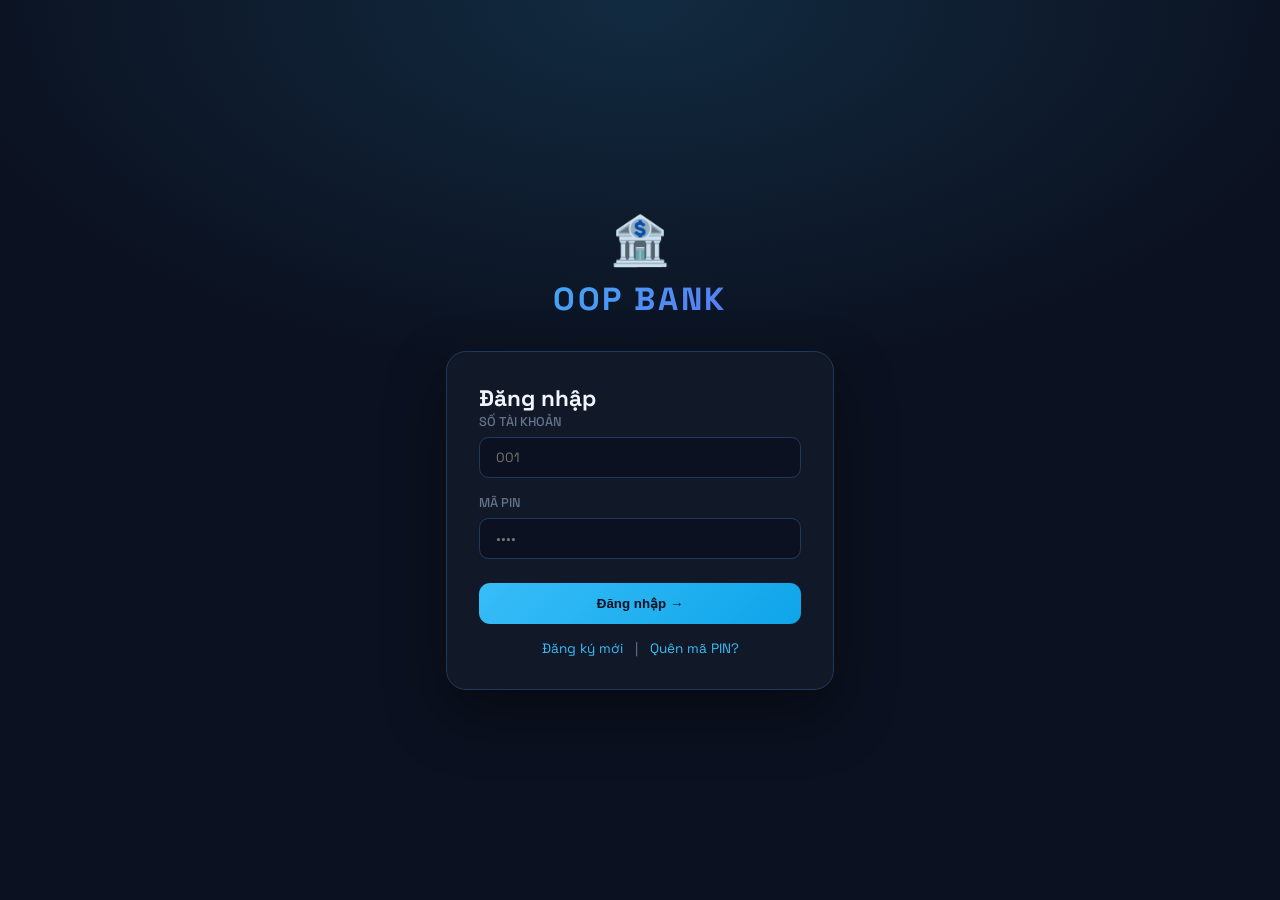
<file: final/index.html>
<!DOCTYPE html>
<html lang="vi">
<head>
    <meta charset="UTF-8">
    <meta name="viewport" content="width=device-width, initial-scale=1.0">
    <title>OOP Bank — Hệ Thống Ngân Hàng</title>
    <link rel="preconnect" href="https://fonts.googleapis.com">
    <link href="https://fonts.googleapis.com/css2?family=Space+Grotesk:wght@300;400;500;600;700&family=JetBrains+Mono:wght@400;500&display=swap" rel="stylesheet">
    <style>
/* ============================================================
   OOP BANK — STYLESHEET
   ============================================================ */
:root {
    --bg:        #0b1120;
    --surface:   #111827;
    --surface2:  #1e2d40;
    --border:    #1e3a5f;
    --primary:   #38bdf8;
    --accent:    #6366f1;
    --success:   #22c55e;
    --danger:    #ef4444;
    --warning:   #f59e0b;
    --text:      #f1f5f9;
    --muted:     #64748b;
    --font:      'Space Grotesk', sans-serif;
    --mono:      'JetBrains Mono', monospace;
}
*, *::before, *::after { box-sizing: border-box; margin: 0; padding: 0; }
body { font-family: var(--font); background: var(--bg); color: var(--text); min-height: 100vh; font-size: 15px; }
.screen { display: flex; }
#login-screen { min-height: 100vh; align-items: center; justify-content: center; background: radial-gradient(ellipse 80% 60% at 50% 0%, rgba(56,189,248,.15) 0%, transparent 70%), var(--bg); position: relative; overflow: hidden; }
.login-container { width: 100%; max-width: 420px; padding: 1rem; z-index: 1; }
.login-brand { text-align: center; margin-bottom: 2rem; }
.brand-icon { font-size: 3rem; display: block; margin-bottom: .5rem; }
.login-brand h1 { font-size: 2rem; font-weight: 700; background: linear-gradient(135deg, var(--primary), var(--accent)); -webkit-background-clip: text; -webkit-text-fill-color: transparent; background-clip: text; letter-spacing: .08em; }
.login-card { background: var(--surface); border: 1px solid var(--border); border-radius: 1.25rem; padding: 2rem; box-shadow: 0 25px 60px rgba(0,0,0,.4); }
.login-links { display: flex; justify-content: center; gap: .75rem; margin-top: 1rem; font-size: .85rem; }
.login-links a, .back-link { color: var(--primary); text-decoration: none; }
.input-group { margin-bottom: 1rem; }
.input-group label { display: block; font-size: .8rem; font-weight: 500; color: var(--muted); margin-bottom: .4rem; text-transform: uppercase; }
.input-group input, .input-group select { width: 100%; padding: .7rem 1rem; background: var(--bg); border: 1px solid var(--border); border-radius: .6rem; color: var(--text); font-family: var(--font); outline: none; }
.btn-primary { width: 100%; padding: .8rem; background: linear-gradient(135deg, var(--primary), #0ea5e9); border: none; border-radius: .7rem; color: #0b1120; font-weight: 700; cursor: pointer; margin-top: .5rem; }
.btn-danger { width: 100%; padding: .8rem; background: var(--danger); border: none; border-radius: .7rem; color: white; font-weight: 700; cursor: pointer; margin-top: .5rem; }
.btn-logout { width: 100%; padding: .7rem; background: rgba(239,68,68,0.1); border: 1px solid rgba(239,68,68,0.3); border-radius: .6rem; color: var(--danger); cursor: pointer; margin-top: auto; }
.sidebar { width: 240px; min-height: 100vh; background: var(--surface); border-right: 1px solid var(--border); display: flex; flex-direction: column; padding: 1.5rem 1rem; gap: .5rem; flex-shrink: 0; }
.sidebar-brand { display: flex; align-items: center; gap: .5rem; font-weight: 700; color: var(--primary); margin-bottom: 1rem; }
.sidebar-user { display: flex; align-items: center; gap: .75rem; background: var(--surface2); border: 1px solid var(--border); border-radius: .8rem; padding: .75rem; margin-bottom: 1rem; }
.avatar { width: 36px; height: 36px; background: linear-gradient(135deg, var(--primary), var(--accent)); border-radius: 50%; display: flex; align-items: center; justify-content: center; font-weight: 700; color: #0b1120; }
.nav-btn { width: 100%; text-align: left; padding: .6rem .8rem; background: transparent; border: none; border-radius: .6rem; color: var(--muted); font-family: var(--font); cursor: pointer; }
.nav-btn.active { background: rgba(56,189,248,.12); color: var(--primary); font-weight: 600; }
.content { flex: 1; padding: 2rem 2.5rem; overflow-y: auto; min-height: 100vh; }
.balance-card { background: linear-gradient(135deg, #0c4a6e 0%, #1e3a8a 50%, #312e81 100%); border: 1px solid rgba(56,189,248,.3); border-radius: 1.25rem; padding: 2rem 2.5rem; margin-bottom: 1.5rem; position: relative; }
.balance-amount { font-size: 2.2rem; font-weight: 700; font-family: var(--mono); color: #bae6fd; }
.info-grid { display: grid; grid-template-columns: repeat(auto-fill, minmax(180px, 1fr)); gap: 1rem; }
.info-card { background: var(--surface); border: 1px solid var(--border); border-radius: .9rem; padding: 1.2rem; }
.badge { padding: .25rem .6rem; border-radius: .4rem; font-size: .75rem; font-weight: 600; }
.badge-VIP { background: #fef08a; color: #854d0e; }
.badge-Private { background: #e9d5ff; color: #581c87; }
.badge-Signature { background: #1e293b; color: #f8fafc; border: 1px solid #334155; }
.badge-Thànhviên { background: rgba(56,189,248,0.15); color: var(--primary); }
.badge-ThanhToan { background: rgba(56,189,248,0.15); color: var(--primary); }
.badge-TietKiem { background: rgba(34,197,94,0.15); color: var(--success); }
.badge-TinDung { background: rgba(239,68,68,0.15); color: var(--danger); }
.status-dot.active { color: var(--success); }
.status-dot.locked { color: var(--danger); }
.btn-xs { padding: .3rem .6rem; font-size: .78rem; border: none; border-radius: .4rem; cursor: pointer; font-weight: 500; }
.btn-warning { background: rgba(245,158,11,0.15); color: var(--warning); }
.btn-info { background: rgba(56,189,248,0.12); color: var(--primary); }
.btn-success { background: rgba(34,197,94,0.15); color: var(--success); }
.table-wrapper { overflow-x: auto; border-radius: 1rem; border: 1px solid var(--border); }
table { width: 100%; border-collapse: collapse; background: var(--surface); }
th { padding: .9rem 1rem; text-align: left; font-size: .78rem; color: var(--muted); background: var(--surface2); text-transform: uppercase; }
td { padding: .85rem 1rem; font-size: .9rem; border-top: 1px solid var(--border); }
.history-item { display: flex; align-items: center; gap: 1rem; background: var(--surface); border: 1px solid var(--border); border-radius: .9rem; padding: 1rem; margin-bottom: .75rem; }
.history-info { flex: 1; }
.history-amount { font-family: var(--mono); font-weight: 700; }
.amount-plus { color: var(--success); }
.amount-minus { color: var(--danger); }
.toast { position: fixed; bottom: 2rem; right: 2rem; padding: .9rem 1.5rem; border-radius: .75rem; z-index: 9999; box-shadow: 0 8px 30px rgba(0,0,0,0.4); animation: slideIn .3s ease; }
.toast-ok { background: #064e3b; color: #4ade80; }
.toast-err { background: #450a0a; color: #f87171; }
@keyframes slideIn { from { transform: translateY(20px); opacity: 0; } to { transform: translateY(0); opacity: 1; } }

/* Upgrade Selector UI */
.upgrade-list { display: flex; flex-direction: column; gap: 0.5rem; margin-top: 1rem; }
.upgrade-item { display: flex; align-items: center; justify-content: space-between; padding: 0.75rem; background: var(--surface2); border: 1px solid var(--border); border-radius: 0.5rem; cursor: pointer; transition: all 0.2s; }
.upgrade-item:hover { border-color: var(--primary); background: rgba(56,189,248,0.05); }
.upgrade-item.selected { border-color: var(--primary); background: rgba(56,189,248,0.1); }
</style>
</head>
<body>

<div id="login-screen" class="screen">
    <div class="login-container">
        <div class="login-brand"><span class="brand-icon">🏦</span><h1>OOP BANK</h1></div>
        <div id="form-login" class="login-card">
            <h2>Đăng nhập</h2>
            <div class="input-group"><label>Số tài khoản</label><input type="text" id="l-stk" placeholder="001"></div>
            <div class="input-group"><label>Mã PIN</label><input type="password" id="l-pin" placeholder="••••"></div>
            <button class="btn-primary" id="btn-login" onclick="doLogin()">Đăng nhập →</button>
            <div class="login-links">
                <a href="#" onclick="switchForm('form-register')">Đăng ký mới</a>
                <span style="color:var(--muted)">|</span>
                <a href="#" onclick="switchForm('form-forgot')">Quên mã PIN?</a>
            </div>
        </div>
        <div id="form-register" class="login-card" style="display:none">
            <h2>Mở tài khoản</h2>
            <div class="input-group"><label>Số tài khoản</label><input type="text" id="r-stk" placeholder="VD: 006"></div>
            <div class="input-group"><label>Họ và tên</label><input type="text" id="r-ten"></div>
            <div class="input-group"><label>Mã PIN</label><input type="password" id="r-pin"></div>
            <div class="input-group"><label>Loại tài khoản</label><select id="r-type"><option value="ThanhToan">Thanh Toán</option><option value="TietKiem">Tiết Kiệm</option></select></div>
            <button class="btn-primary" onclick="doRegister()">Tạo tài khoản →</button>
            <a href="#" class="back-link" style="display:block; text-align:center; margin-top:1rem; font-size:0.8rem; color:var(--primary)" onclick="switchForm('form-login')">← Quay lại</a>
        </div>
        <div id="form-forgot" class="login-card" style="display:none">
            <h2>Quên mã PIN</h2>
            <p style="font-size:0.8rem; color:var(--muted); margin-bottom:1rem">Gửi yêu cầu cấp lại mã PIN cho Admin. Mã PIN mặc định sau khi reset sẽ là 1234.</p>
            <div class="input-group"><label>Số tài khoản cần reset</label><input type="text" id="f-stk" placeholder="VD: 001"></div>
            <button class="btn-primary" onclick="doResetPinRequest()">Gửi yêu cầu reset →</button>
            <a href="#" class="back-link" style="display:block; text-align:center; margin-top:1rem; font-size:0.8rem; color:var(--primary)" onclick="switchForm('form-login')">← Quay lại</a>
        </div>
    </div>
</div>

<div id="main-screen" class="screen" style="display:none">
    <aside class="sidebar">
        <div class="sidebar-brand">🏦 OOP BANK</div>
        <div class="sidebar-user"><div class="avatar" id="sb-avatar">U</div><div><div id="sb-name" style="font-weight:600">---</div><div id="sb-stk" style="font-size:0.7rem; color:var(--muted)">---</div></div></div>
        <nav id="nav-user">
            <button class="nav-btn active" onclick="showSection('s-home', this)">🏠 Tổng quan</button>
            <button class="nav-btn" onclick="showSection('s-transact', this)">💸 Giao dịch</button>
            <button class="nav-btn" onclick="showSection('s-loan', this); checkLoanStatus()">🏦 Vay tiền</button>
            <button class="nav-btn" onclick="showSection('s-history', this); loadHistory()">📋 Lịch sử</button>
            <button class="nav-btn" onclick="showSection('s-upgrade', this)">✨ Nâng hạng</button>
            <button class="nav-btn" onclick="showSection('s-changepin', this)">🔐 Đổi PIN</button>
        </nav>
        <nav id="nav-admin" style="display:none">
            <button class="nav-btn active" onclick="showSection('a-accounts', this)">🗂️ Quản lý TK</button>
            <button class="nav-btn" onclick="showSection('a-requests', this)">📩 Yêu cầu chờ duyệt</button>
            <button class="nav-btn" onclick="showSection('a-loans', this); loadAdminLoans()">🏦 Khoản vay hiện tại</button>
            <button class="nav-btn" onclick="showSection('a-loan-history', this); loadLoanHistory()">📜 Lịch sử vay vốn</button>
            <button class="nav-btn" onclick="showSection('a-deposit', this)">💰 Nạp tại quầy</button>
            <button class="nav-btn" onclick="showSection('a-add', this)">➕ Mở tài khoản</button>
            <button class="nav-btn" onclick="calcInterest()">📈 Tính lãi</button>
            <div id="last-interest-time" style="font-size:0.65rem; color:var(--muted); padding:0.5rem; margin-top: auto">Lần cuối tính lãi: ---</div>
        </nav>
        <button class="btn-logout" onclick="location.reload()">🚪 Đăng xuất</button>
    </aside>
    <main class="content">
        <section id="s-home" class="section">
            <h1>Chào mừng <span id="u-rank-badge" class="badge"></span></h1>
            <div class="balance-card" style="margin-top: 1rem;">
                <div style="display: flex; justify-content: space-between; align-items: flex-start;">
                    <div style="color:rgba(255,255,255,0.7); font-size:0.8rem; margin-bottom:0.5rem">SỐ DƯ HIỆN TẠI</div>
                    <button onclick="refreshUser()" style="background: rgba(255,255,255,0.1); border: 1px solid rgba(255,255,255,0.2); color: white; border-radius: 4px; padding: 2px 8px; font-size: 0.7rem; cursor: pointer; transition: all 0.2s;" onmouseover="this.style.background='rgba(255,255,255,0.2)'" onmouseout="this.style.background='rgba(255,255,255,0.1)'">🔄 Reset</button>
                </div>
                <div id="u-balance" class="balance-amount">0 VND</div>
                <div id="u-balance-text" style="font-size:0.85rem; color:rgba(255,255,255,0.8); margin-top:0.3rem; font-style:italic"></div>
                <div id="u-loan-balance-display" style="font-size:0.9rem; color:var(--warning); margin-top:0.5rem; border-top:1px solid rgba(255,255,255,0.1); padding-top:0.5rem; display:none"></div>
                <div id="u-type" style="font-size:0.8rem; opacity:0.6; margin-top:0.5rem">---</div>
            </div>
            <div class="balance-card" id="u-credit-area" style="margin-top: 1rem; background: linear-gradient(135deg, #1e1b4b 0%, #312e81 100%); border-color: #818cf8; display:none">
                <div style="color:rgba(255,255,255,0.7); font-size:0.8rem; margin-bottom:0.5rem">TÍN DỤNG LIÊN KẾT</div>
                <div id="u-credit-available" class="balance-amount" style="color:#c7d2fe">0 VND</div>
                <div style="font-size:0.8rem; color:rgba(255,255,255,0.6); margin-top:0.3rem">Hạn mức: <span id="u-credit-limit">0</span> VND | Đang nợ: <span id="u-credit-debt" style="color:#fca5a5">0</span> VND</div>
            </div>
            <div class="info-grid">
                <div class="info-card"><label style="font-size:0.7rem; color:var(--muted)">CHỦ TÀI KHOẢN</label><div id="u-name" style="font-weight:600">---</div></div>
                <div class="info-card"><label style="font-size:0.7rem; color:var(--muted)">HẠNG THÀNH VIÊN</label><div id="u-rank" style="font-weight:600">---</div></div>
                <div class="info-card"><label style="font-size:0.7rem; color:var(--muted)">LÃI DỰ KIẾN (KỲ TỚI)</label><div id="u-interest" style="color:var(--success); font-weight:600">---</div></div>
                <div id="u-limit-card" class="info-card" style="display:none"><label style="font-size:0.7rem; color:var(--muted)">HẠN MỨC TÍN DỤNG</label><div id="u-limit" style="font-weight:600">---</div></div>
            </div>
        </section>

        <section id="s-transact" class="section" style="display:none">
            <h1>Thực hiện giao dịch</h1>
            <div class="login-card" style="max-width:500px; margin-top:1.5rem">
                <div class="input-group"><label>Loại giao dịch</label><select id="t-type" onchange="toggleDest()"><option value="nap">Nạp tiền vào tài khoản</option><option value="rut">Rút tiền mặt</option><option value="chuyen">Chuyển khoản</option></select></div>
                <div class="input-group" id="t-source-group" style="display:none"><label>Nguồn tiền</label><select id="t-source"><option value="main">Tài khoản chính</option><option value="credit">Thẻ tín dụng (Liên kết)</option></select></div>
                <div class="input-group" id="t-dest-group" style="display:none">
<label>Số tài khoản nhận</label><input type="text" id="t-dest" placeholder="VD: 002"></div>
                <div class="input-group"><label>Số tiền (VND)</label><input type="number" id="t-amt" placeholder="100000" oninput="updateAmtText(this.value, 't-amt-text')"><div id="t-amt-text" style="font-size:0.75rem; color:var(--primary); margin-top:0.3rem; font-style:italic"></div></div>
                <div class="input-group" id="t-pin-group"><label>Mã PIN xác thực</label><input type="password" id="t-pin" placeholder="••••"></div>
                <button class="btn-primary" onclick="doTransact()">Xác nhận giao dịch →</button>
            </div>
        </section>

        <section id="s-loan" class="section" style="display:none">
            <h1>Vay tiền & Đồng hồ đếm ngược</h1>
            <div id="active-loan-area" style="display:none; margin-top:1.5rem">
                <div class="balance-card" style="background: linear-gradient(135deg, #450a0a 0%, #7f1d1d 100%); border-color: #f87171">
                    <div style="color:rgba(255,255,255,0.7); font-size:0.8rem; margin-bottom:0.5rem">KHOẢN VAY ĐANG HOẠT ĐỘNG</div>
                    <div id="loan-timer" class="balance-amount" style="color:#fecaca">00:00:00</div>
                    <div id="loan-info-text" style="font-size:0.8rem; opacity:0.8; margin-top:0.5rem">Đang nợ: 0 VND</div>
                    <div id="loan-total-due" style="font-size:0.9rem; font-weight:600; color:var(--warning); margin-top:0.3rem">Tổng nợ (gồm lãi): 0 VND</div>
                    
                    <div style="margin-top:1.5rem; padding-top:1rem; border-top:1px solid rgba(255,255,255,0.1)">
                        <div class="input-group"><label style="color:rgba(255,255,255,0.6)">Xác nhận mã PIN để trả nợ</label><input type="password" id="repay-pin" style="background:rgba(0,0,0,0.2); border-color:rgba(255,255,255,0.2)"></div>
                        <button class="btn-primary" style="background:var(--success); color:white" onclick="doRepayLoan()">Tất toán khoản vay ngay</button>
                    </div>
                </div>
            </div>

            <div id="loan-form-area" class="login-card" style="max-width:500px; margin-top:1.5rem">
                <p style="font-size:0.85rem; color:var(--muted); margin-bottom:1rem">Nhập số tiền và kỳ hạn vay. Sau khi Admin duyệt, tiền sẽ được cộng vào tài khoản và đồng hồ đếm ngược sẽ bắt đầu.</p>
                <div class="input-group"><label>Số tiền muốn vay (VND)</label><input type="number" id="loan-amt" placeholder="VD: 10000000" oninput="updateAmtText(this.value, 'loan-amt-text')"><div id="loan-amt-text" style="font-size:0.75rem; color:var(--primary); margin-top:0.3rem; font-style:italic"></div></div>
                <div class="input-group">
                    <label>Kỳ hạn vay</label>
                    <select id="loan-phut">
                        <option value="1">1 phút (Demo)</option>
                        <option value="5">5 phút (Demo)</option>
                        <option value="60">1 giờ</option>
                        <option value="1440">1 ngày</option>
                        <option value="43200">1 tháng (30 ngày)</option>
                    </select>
                </div>
                <button class="btn-primary" onclick="doRequestLoan()">Gửi yêu cầu vay →</button>
            </div>
        </section>

        <section id="s-upgrade" class="section" style="display:none">
            <h1>Yêu cầu nâng hạng tài khoản</h1>
            <div class="login-card" style="max-width:400px; margin-top:1.5rem">
                <p style="font-size:0.85rem; color:var(--muted); margin-bottom:1rem">Chọn hạng thẻ bạn muốn nâng cấp. Admin sẽ xem xét và phê duyệt.</p>
                <div class="input-group">
                    <label>Hạng muốn nâng cấp</label>
                    <select id="u-req-hang">
                        <option value="VIP">Hạng VIP</option>
                        <option value="Signature">Hạng Signature</option>
                        <option value="Private">Hạng Private</option>
                    </select>
                </div>
                <button class="btn-primary" onclick="doRequestUpgrade()">Gửi yêu cầu →</button>
            </div>
            
            <div id="u-credit-request-area" class="login-card" style="max-width:400px; margin-top:1.5rem">
                <h3>Thẻ tín dụng liên kết</h3>
                <p id="u-credit-desc" style="font-size:0.85rem; color:var(--muted); margin-top:0.5rem; margin-bottom:1rem">Mở thẻ tín dụng liên kết với tài khoản hiện tại. Hạn mức mặc định 20,000,000 VND.</p>
                <button class="btn-primary" style="background:var(--accent)" onclick="doRequestCredit()">Yêu cầu mở thẻ ngay</button>
            </div>
        </section>

        <section id="s-history" class="section" style="display:none">
            <h1>Lịch sử giao dịch</h1>
            <div id="history-list" style="margin-top:1.5rem"></div>
        </section>

        <section id="s-changepin" class="section" style="display:none">
            <h1>Đổi mã PIN</h1>
            <div class="login-card" style="max-width:400px; margin-top:1.5rem">
                <div class="input-group"><label>PIN hiện tại</label><input type="password" id="cp-old"></div>
                <div class="input-group"><label>PIN mới</label><input type="password" id="cp-new"></div>
                <button class="btn-primary" onclick="doChangePin()">Cập nhật PIN →</button>
            </div>
        </section>

        <section id="a-accounts" class="section" style="display:none">
            <div style="display: flex; justify-content: space-between; align-items: center;">
                <h1>Quản lý tất cả tài khoản</h1>
                <button onclick="loadAdmin()" style="background: var(--surface2); border: 1px solid var(--border); color: var(--primary); border-radius: 6px; padding: 5px 12px; font-size: 0.8rem; cursor: pointer; transition: all 0.2s;" onmouseover="this.style.borderColor='var(--primary)'" onmouseout="this.style.borderColor='var(--border)'">🔄 Reset</button>
            </div>
            <div class="table-wrapper" style="margin-top:1.5rem">
                <table>
                    <thead><tr><th>Loại TK</th><th>Số TK</th><th>Họ tên</th><th>Số dư</th><th>Hạng</th><th>Thao tác</th></tr></thead>
                    <tbody id="admin-tbody"></tbody>
                </table>
            </div>
        </section>

        <section id="a-requests" class="section" style="display:none">
            <h1>Yêu cầu chờ duyệt</h1>
            <div class="table-wrapper" style="margin-top:1.5rem">
                <table>
                    <thead><tr><th>Loại</th><th>Số TK</th><th>Họ tên</th><th>Nội dung</th><th>Thời gian</th><th>Thao tác</th></tr></thead>
                    <tbody id="req-tbody"></tbody>
                </table>
            </div>
        </section>

        <section id="a-loans" class="section" style="display:none">
            <h1>Quản lý các khoản vay hiện có</h1>
            <div class="table-wrapper" style="margin-top:1.5rem">
                <table>
                    <thead><tr><th>Số TK</th><th>Khách hàng</th><th>Gốc</th><th>Lãi suất</th><th>Tổng cộng</th><th>Thời gian còn lại</th></tr></thead>
                    <tbody id="admin-loan-tbody"></tbody>
                </table>
            </div>
        </section>

        <section id="a-loan-history" class="section" style="display:none">
            <h1>Toàn bộ lịch sử vay vốn</h1>
            <div class="table-wrapper" style="margin-top:1.5rem">
                <table>
                    <thead><tr><th>Số TK</th><th>Khách hàng</th><th>Số tiền</th><th>Lãi suất</th><th>Thời hạn</th><th>Ngày vay</th><th>Kết quả</th></tr></thead>
                    <tbody id="loan-history-tbody"></tbody>
                </table>
            </div>
        </section>

        <section id="a-deposit" class="section" style="display:none">
            <h1>Nạp tiền tại quầy</h1>
            <div class="login-card" style="max-width:400px; margin-top:1.5rem">
                <div class="input-group"><label>Số tài khoản khách</label><input type="text" id="ad-stk"></div>
                <div class="input-group"><label>Số tiền nạp</label><input type="number" id="ad-amt" oninput="updateAmtText(this.value, 'ad-amt-text')"><div id="ad-amt-text" style="font-size:0.75rem; color:var(--primary); margin-top:0.3rem; font-style:italic"></div></div>
                <button class="btn-primary" onclick="doAdminDeposit()">Nạp ngay →</button>
            </div>
        </section>

        <section id="a-add" class="section" style="display:none">
            <h1>Mở tài khoản cho khách</h1>
            <div class="login-card" style="max-width:450px; margin-top:1.5rem">
                <div class="input-group"><label>Số tài khoản</label><input type="text" id="aa-stk"></div>
                <div class="input-group"><label>Họ tên khách</label><input type="text" id="aa-ten"></div>
                <div class="input-group"><label>Mã PIN</label><input type="text" id="aa-pin" value="1234"></div>
                <div class="input-group"><label>Loại TK</label><select id="aa-type" onchange="toggleLimit()"><option value="ThanhToan">Thanh Toán</option><option value="TietKiem">Tiết Kiệm</option><option value="TinDung">Tín Dụng</option></select></div>
                <div class="input-group" id="aa-sodu-group"><label>Số dư đầu</label><input type="number" id="aa-sodu" value="50000" oninput="updateAmtText(this.value, 'aa-sodu-text')"><div id="aa-sodu-text" style="font-size:0.75rem; color:var(--primary); margin-top:0.3rem; font-style:italic">(Năm mươi nghìn đồng)</div></div>
                <div class="input-group" id="aa-hm-group" style="display:none"><label>Hạn mức</label><input type="number" id="aa-hm" value="5000000" oninput="updateAmtText(this.value, 'aa-hm-text')"><div id="aa-hm-text" style="font-size:0.75rem; color:var(--primary); margin-top:0.3rem; font-style:italic">(Năm triệu đồng)</div></div>
                <p id="aa-warning" style="color:var(--danger); font-size:0.75rem; display:none">Lưu ý: Thẻ tín dụng yêu cầu hạn mức từ 100 triệu VNĐ.</p>
                <button class="btn-primary" onclick="doAdminAdd()">Tạo tài khoản →</button>
            </div>
        </section>
    </main>
</div>

<!-- Modal Nâng Hạng -->
<div id="upgrade-modal" style="display:none; position:fixed; inset:0; background:rgba(0,0,0,0.7); z-index:10000; align-items:center; justify-content:center">
    <div class="login-card" style="width:350px">
        <h3>Chọn hạng thẻ mới</h3>
        <input type="hidden" id="up-stk">
        <div class="upgrade-list">
            <div class="upgrade-item" onclick="confirmUpgrade('Thành viên')"><span>Thành viên</span> <span class="badge badge-Thànhviên">Normal</span></div>
            <div class="upgrade-item" onclick="confirmUpgrade('VIP')"><span>VIP</span> <span class="badge badge-VIP">Gold</span></div>
            <div class="upgrade-item" onclick="confirmUpgrade('Signature')"><span>Signature</span> <span class="badge badge-Signature">Black</span></div>
            <div class="upgrade-item" onclick="confirmUpgrade('Private')"><span>Private</span> <span class="badge badge-Private">Elite</span></div>
        </div>
        <button class="btn-danger" style="margin-top:1rem" onclick="document.getElementById('upgrade-modal').style.display='none'">Hủy</button>
    </div>
</div>

<div id="toast" class="toast" style="display:none"></div>

<script>
let session = { role: null, stk: null, name: null };
let loanInterval = null;
let adminLoanInterval = null;

function showToast(m, e=false){ const t=document.getElementById('toast'); t.textContent=m; t.className='toast '+(e?'toast-err':'toast-ok'); t.style.display='block'; setTimeout(()=>t.style.display='none',3000); }

// TỰ ĐỘNG CẬP NHẬT UI SAU MỖI 3 GIÂY ĐỂ ĐỒNG BỘ VỚI CLOUD
setInterval(() => {
    if(session.role === 'admin') {
        loadAdmin(); loadRequests(); loadAdminLoans(); loadLoanHistory(); loadSystemInfo();
    } else if(session.role === 'user') {
        refreshUser(); checkLoanStatus();
    }
}, 3000);

// Hàm đọc số tiền thành chữ
function docSoThanhChu(so) {
    so = Math.floor(Math.abs(so));
    if (so == 0) return "Không đồng";
    const chuSo = ["không", "một", "hai", "ba", "bốn", "năm", "sáu", "bảy", "tám", "chín"];
    const donVi = ["", "nghìn", "triệu", "tỷ", "nghìn tỷ", "triệu tỷ"];
    function doc3So(n, showTram) {
        let tram = Math.floor(n / 100);
        let chuc = Math.floor((n % 100) / 10);
        let donvi = n % 10;
        let res = "";
        if (tram > 0 || showTram) res += chuSo[tram] + " trăm ";
        if (chuc > 1) {
            res += chuSo[chuc] + " mươi ";
            if (donvi == 1) res += "mốt ";
            else if (donvi == 5) res += "lăm ";
            else if (donvi > 0) res += chuSo[donvi] + " ";
        } else if (chuc == 1) {
            res += "mười ";
            if (donvi == 5) res += "lăm ";
            else if (donvi > 0) res += chuSo[donvi] + " ";
        } else if (res !== "" && donvi > 0) {
            res += "lẻ " + chuSo[donvi] + " ";
        } else if (donvi > 0) {
            res += chuSo[donvi] + " ";
        }
        return res;
    }
    let str = ""; let i = 0;
    do {
        let n = so % 1000;
        if (n > 0) {
            let s = doc3So(n, so > 999);
            str = s + donVi[i] + " " + str;
        }
        i++; so = Math.floor(so / 1000);
    } while (so > 0);
    str = str.trim();
    return str.charAt(0).toUpperCase() + str.slice(1) + " đồng";
}

function updateAmtText(val, displayId) {
    const textEl = document.getElementById(displayId);
    if(textEl) {
        const num = parseInt(val);
        textEl.textContent = num ? `(${docSoThanhChu(num)})` : '';
    }
}

function formatTimer(sec) {
    if(sec <= 0) return "<span style='color:red; font-weight:bold'>HẾT HẠN</span>";
    if (sec > 86400) {
        const months = Math.floor(sec / (30 * 24 * 3600));
        const days = Math.floor((sec % (30 * 24 * 3600)) / (24 * 3600));
        const hours = Math.floor((sec % (24 * 3600)) / 3600);
        return `${months} tháng - ${days} ngày - ${hours} giờ`;
    }
    const h = Math.floor(sec / 3600);
    const m = Math.floor((sec % 3600) / 60);
    const s = sec % 60;
    return `${h.toString().padStart(2,'0')}:${m.toString().padStart(2,'0')}:${s.toString().padStart(2,'0')}`;
}

async function api(p, d=null){ const o={method:d?'POST':'GET'}; if(d){o.headers={'Content-Type':'application/x-www-form-urlencoded'}; o.body=new URLSearchParams(d).toString();} const r=await fetch(p,o); return r.json(); }
function switchForm(id){ ['form-login', 'form-register', 'form-forgot'].forEach(f => document.getElementById(f).style.display = f === id ? 'block' : 'none'); }

async function showSection(id, btn){ 
    document.querySelectorAll('.section').forEach(s=>s.style.display='none'); 
    document.getElementById(id).style.display='block'; 
    document.querySelectorAll('.nav-btn').forEach(b=>b.classList.remove('active')); 
    if(btn) btn.classList.add('active'); 
    
    if(id==='a-accounts') loadAdmin(); 
    if(id==='a-requests') loadRequests();
    if(session.role === 'admin') loadSystemInfo();
}

function toggleDest(){ document.getElementById('t-dest-group').style.display=document.getElementById('t-type').value==='chuyen'?'block':'none'; }
function toggleLimit(){ 
    const t=document.getElementById('aa-type').value; 
    document.getElementById('aa-hm-group').style.display=t==='TinDung'?'block':'none'; 
    document.getElementById('aa-sodu-group').style.display=t==='TinDung'?'none':'block';
}

async function doLogin(){
    const u=document.getElementById('l-stk').value, p=document.getElementById('l-pin').value;
    const res=await api('/api/login', {user:u, pin:p});
    if(res.status==='success'){
        session={role:res.role, stk:res.stk||'admin', name:res.name||'Admin'};
        document.getElementById('login-screen').style.display='none';
        document.getElementById('main-screen').style.display='flex';
        document.getElementById('sb-name').textContent=session.name;
        document.getElementById('sb-stk').textContent='STK: '+session.stk;
        if(session.role==='admin'){ document.getElementById('nav-user').style.display='none'; document.getElementById('nav-admin').style.display='block'; showSection('a-accounts'); loadSystemInfo(); }
        else { refreshUser(); checkLoanStatus(); }
    } else showToast(res.msg || 'Sai thông tin', true);
}

async function loadSystemInfo(){ const res = await api('/api/admin/system_info'); document.getElementById('last-interest-time').textContent = 'Lần cuối tính lãi: ' + res.lastInterest; }

async function doRegister(){
    const s=document.getElementById('r-stk').value, t=document.getElementById('r-ten').value, p=document.getElementById('r-pin').value, y=document.getElementById('r-type').value;
    const res=await api('/api/register', {stk:s, ten:t, pin:p, type:y});
    if(res.status==='success'){ showToast('Đăng ký thành công'); switchForm('form-login'); } else showToast(res.msg, true);
}

async function doResetPinRequest(){
    const s=document.getElementById('f-stk').value;
    if(!s) return showToast('Nhập số tài khoản', true);
    const res=await api('/api/user/request_reset_pin', {stk:s});
    if(res.status==='success'){ showToast('Đã gửi yêu cầu reset PIN'); switchForm('form-login'); } else showToast(res.msg, true);
}

async function refreshUser(){
    const d=await api('/api/user/info?stk='+session.stk);
    document.getElementById('u-balance').textContent=Number(d.balance).toLocaleString()+' VND';
    document.getElementById('u-balance-text').textContent = '(' + docSoThanhChu(d.balance) + ')';
    const loanEl = document.getElementById('u-loan-balance-display');
    if(d.loanBalance > 0) { loanEl.style.display = 'block'; loanEl.textContent = '(Tiền vay khả dụng: ' + Number(d.loanBalance).toLocaleString() + ' VND)'; } else { loanEl.style.display = 'none'; }
    document.getElementById('u-name').textContent=d.name;
    document.getElementById('u-type').textContent=d.type;
    document.getElementById('u-interest').textContent=Number(d.interest).toLocaleString()+' VND';
    document.getElementById('u-rank').textContent=d.hang;
    document.getElementById('u-limit-card').style.display=d.type==='Tín Dụng'?'block':'none';
    if(d.type==='Tín Dụng') document.getElementById('u-limit').textContent=Number(d.hanMuc).toLocaleString()+' VND';
    
    // Cập nhật mô tả hạn mức theo hạng
    let descLimit = "20,000,000";
    if(d.hang === "VIP") descLimit = "40,000,000";
    else if(d.hang === "Signature") descLimit = "60,000,000";
    else if(d.hang === "Private") descLimit = "100,000,000";
    const descEl = document.getElementById('u-credit-desc');
    if(descEl) descEl.textContent = `Mở thẻ tín dụng liên kết với tài khoản hiện tại. Hạn mức thẻ cho hạng ${d.hang} là ${descLimit} VND.`;

    // Tín dụng liên kết
    const creditArea = document.getElementById('u-credit-area');
    if(d.hmTD > 0) {
        creditArea.style.display = 'block';
        document.getElementById('u-credit-available').textContent = Number(d.hmTD - d.noTD).toLocaleString() + ' VND';
        document.getElementById('u-credit-limit').textContent = Number(d.hmTD).toLocaleString();
        document.getElementById('u-credit-debt').textContent = Number(d.noTD).toLocaleString();
        document.getElementById('t-source-group').style.display = 'block';
    } else {
        creditArea.style.display = 'none';
        document.getElementById('t-source-group').style.display = 'none';
        document.getElementById('t-source').value = 'main';
    }

    const b=document.getElementById('u-rank-badge'); b.textContent=d.hang; b.className='badge badge-'+d.hang.replace(/\s/g,'');
}

async function doTransact(){
    const t=document.getElementById('t-type').value, a=document.getElementById('t-amt').value, p=document.getElementById('t-pin').value, d=document.getElementById('t-dest').value, s=document.getElementById('t-source').value;
    const res=await api('/api/user/transact', {stk:session.stk, type:t, amount:a, pin:p, dest:d, source:s});
    if(res.status==='success'){ showToast('Thành công'); refreshUser(); } else showToast(res.msg, true);
}

async function doRequestCredit(){
    const d = await api('/api/user/info?stk=' + session.stk);
    let limit = "20,000,000";
    if(d.hang === "VIP") limit = "40,000,000";
    else if(d.hang === "Signature") limit = "60,000,000";
    else if(d.hang === "Private") limit = "100,000,000";

    if(!confirm(`Bạn muốn gửi yêu cầu mở thẻ tín dụng liên kết?\nHạng hiện tại: ${d.hang}\nHạn mức dự kiến: ${limit} VND`)) return;
    const res = await api('/api/user/request_credit', {stk:session.stk});
    if(res.status==='success') showToast('Đã gửi yêu cầu mở thẻ'); else showToast('Lỗi', true);
}

async function doRequestLoan(){
    const a = document.getElementById('loan-amt').value; const p = document.getElementById('loan-phut').value;
    if(!a || a <= 0) { showToast('Nhập số tiền hợp lệ', true); return; }
    const res = await api('/api/user/request_loan', {stk:session.stk, amount:a, phut:p});
    if(res.status==='success') { showToast('Đã gửi yêu cầu vay'); document.getElementById('loan-amt').value=''; } 
    else showToast('Gửi yêu cầu thất bại', true);
}

async function doRepayLoan(){
    const p = document.getElementById('repay-pin').value; if(!p) { showToast('Vui lòng nhập mã PIN', true); return; }
    if(!confirm('Bạn có chắc chắn muốn trả nợ?')) return;
    const res = await api('/api/user/repay_loan', {stk:session.stk, pin:p});
    if(res.status === 'success') { showToast('Đã tất toán khoản vay'); document.getElementById('repay-pin').value = ''; refreshUser(); } else showToast(res.msg, true);
}

async function checkLoanStatus(){
    if(!session.stk || session.role === 'admin') return;
    const res = await api('/api/user/loan_info?stk='+session.stk);
    const area = document.getElementById('active-loan-area');
    const timer = document.getElementById('loan-timer');
    const info = document.getElementById('loan-info-text');
    const totalDue = document.getElementById('loan-total-due');
    if(res.status === 'active'){
        area.style.display = 'block';
        info.textContent = `Gốc: ${Number(res.amount).toLocaleString()} VND (Lãi: ${(res.interestRate*100).toFixed(1)}%)`;
        totalDue.textContent = `Tổng nợ cần trả: ${Number(res.totalDue).toLocaleString()} VND`;
        if(loanInterval) clearInterval(loanInterval);
        if(res.remaining <= 0) { timer.textContent = "HẾT HẠN / QUÁ HẠN"; timer.style.color = "#f87171"; return; }
        let timeLeft = res.remaining; timer.style.color = "#fecaca";
        const updateTimer = () => { if(timeLeft <= 0) { timer.textContent = "HẾT HẠN"; timer.style.color = "#f87171"; clearInterval(loanInterval); return; } timer.innerHTML = formatTimer(timeLeft); timeLeft--; };
        updateTimer(); loanInterval = setInterval(updateTimer, 1000);
    } else { area.style.display = 'none'; if(loanInterval) clearInterval(loanInterval); }
}

async function doRequestUpgrade(){
    const h = document.getElementById('u-req-hang').value;
    const res = await api('/api/user/request_upgrade', {stk:session.stk, hang:h});
    if(res.status==='success') { showToast('Đã gửi yêu cầu'); } else showToast('Lỗi', true);
}

async function loadHistory(){
    const data=await api('/api/user/history?stk='+session.stk);
    document.getElementById('history-list').innerHTML=data.map(gd=>{
        const plus=gd.amount>=0;
        return `<div class="history-item"><div class="history-info"><div style="font-weight:600">${gd.type} - ${gd.note}</div><div style="font-size:0.75rem; color:var(--muted)">${gd.time}</div></div><div style="text-align:right"><div class="history-amount ${plus?'amount-plus':'amount-minus'}">${plus?'+':''}${Number(gd.amount).toLocaleString()}</div><div style="font-size:0.7rem; color:var(--muted); font-style:italic">${docSoThanhChu(gd.amount)}</div></div></div>`;
    }).join('') || '<p style="text-align:center; color:var(--muted)">Chưa có giao dịch nào</p>';
}

async function doChangePin(){
    const o=document.getElementById('cp-old').value, n=document.getElementById('cp-new').value;
    const res=await api('/api/user/changepin', {stk:session.stk, oldpin:o, newpin:n});
    if(res.status==='success') { showToast('Đã đổi PIN'); } else showToast(res.msg, true);
}

async function loadAdmin(){
    const data=await api('/api/admin/all');
    document.getElementById('admin-tbody').innerHTML=data.map(tk=>`<tr><td><span class="badge badge-${tk.type}">${tk.type}</span></td><td>${tk.stk}</td><td>${tk.name}</td><td>${Number(tk.balance).toLocaleString()}</td><td><span class="badge badge-${tk.hang.replace(/\s/g,'')}">${tk.hang}</span></td><td><button class="btn-xs btn-info" onclick="openUpgradeModal('${tk.stk}')">Hạng</button><button class="btn-xs btn-warning" onclick="toggleLock('${tk.stk}', ${tk.locked})">${tk.locked?'Mở':'Khóa'}</button><button class="btn-xs btn-danger" style="width:auto" onclick="doDelete('${tk.stk}')">Xóa</button></td></tr>`).join('');
}

async function loadAdminLoans(){
    const data = await api('/api/admin/loans'); const tbody = document.getElementById('admin-loan-tbody');
    if(adminLoanInterval) clearInterval(adminLoanInterval);
    const render = () => { 
        tbody.innerHTML = data.map(v => {
            let rate = parseFloat(v.interestRate) || 0;
            // Phòng vệ: Nếu lãi suất nhận được quá lớn (do lỗi dữ liệu cũ), giới hạn lại hiển thị
            if (rate > 1) {
                const amt = parseFloat(v.amount);
                if (amt < 1000000) rate = 0.04;
                else if (amt < 10000000) rate = 0.045;
                else if (amt < 100000000) rate = 0.05;
                else rate = 0.06;
            }
            return `<tr><td>${v.stk}</td><td>${v.name}</td><td>${Number(v.amount).toLocaleString()} VND</td><td>${(rate*100).toFixed(1)}%</td><td>${Number(v.totalDue).toLocaleString()} VND</td><td id="admin-loan-timer-${v.stk}">${formatTimer(v.remaining)}</td></tr>`;
        }).join('') || '<tr><td colspan="6" style="text-align:center">Không có khoản vay nào</td></tr>'; 
    };
    render();
    adminLoanInterval = setInterval(() => { data.forEach(v => { v.remaining--; const el = document.getElementById(`admin-loan-timer-${v.stk}`); if(el) el.innerHTML = formatTimer(v.remaining); }); }, 1000);
}

async function loadLoanHistory(){
    const data = await api('/api/admin/loan_history');
    document.getElementById('loan-history-tbody').innerHTML = data.map(l => {
        let rate = parseFloat(l.rate) || 0;
        if (rate > 1) {
            const amt = parseFloat(l.amount);
            if (amt < 1000000) rate = 0.04;
            else if (amt < 10000000) rate = 0.045;
            else if (amt < 100000000) rate = 0.05;
            else rate = 0.06;
        }
        return `<tr><td>${l.stk}</td><td>${l.name}</td><td>${Number(l.amount).toLocaleString()} VND</td><td>${(rate*100).toFixed(1)}%</td><td>${l.han}</td><td>${l.time}</td><td><span class="badge ${l.status==='Đã trả'?'badge-TietKiem':'badge-TinDung'}">${l.status}</span></td></tr>`;
    }).reverse().join('') || '<tr><td colspan="7" style="text-align:center">Chưa có dữ liệu</td></tr>';
}

function openUpgradeModal(stk){ document.getElementById('up-stk').value = stk; document.getElementById('upgrade-modal').style.display = 'flex'; }
async function confirmUpgrade(h){
    const stk = document.getElementById('up-stk').value;
    const res = await api('/api/admin/upgrade', {stk, hang:h});
    if(res.status==='success'){ showToast('Đã cập nhật'); document.getElementById('upgrade-modal').style.display='none'; loadAdmin(); }
}

async function loadRequests(){
    const data = await api('/api/admin/upgrade_requests');
    document.getElementById('req-tbody').innerHTML = data.map(r=>{
        let content = r.val; let badgeClass = 'badge-VIP';
        if(r.type === 'LOAN') { content = Number(r.val).toLocaleString() + ' VND (Hạn: ' + r.hang + ' phút)'; badgeClass = 'badge-TinDung'; }
        else if(r.type === 'UPGRADE') content = 'Nâng hạng: ' + r.val;
        else if(r.type === 'CREDIT') { content = 'Mở thẻ tín dụng (Hạn mức: ' + Number(r.val).toLocaleString() + ')'; badgeClass = 'badge-TinDung'; }
        else if(r.type === 'RESET_PIN') { content = 'Cấp lại mã PIN'; badgeClass = 'badge-TietKiem'; }
        return `<tr><td><span class="badge ${badgeClass}">${r.type}</span></td><td>${r.stk}</td><td>${r.name}</td><td>${content}</td><td>${r.time}</td><td><button class="btn-xs btn-success" onclick="approveRequest('${r.stk}', '${r.type}', '${r.val}', '${r.hang}', this)">Duyệt</button><button class="btn-xs btn-danger" style="width:auto; margin-left:5px" onclick="rejectRequest('${r.stk}', '${r.type}', this)">Từ chối</button></td></tr>`
    }).join('') || '<tr><td colspan="6" style="text-align:center">Trống</td></tr>';
}

async function approveRequest(stk, type, val, hang, btn){
    if(btn) { btn.disabled = true; btn.style.opacity = "0.5"; btn.textContent = "..."; }
    try {
        const res = await api('/api/admin/approve_request', {stk, type, val, hang});
        if(res.status==='success'){ showToast('Đã duyệt yêu cầu'); loadRequests(); } else { showToast(res.msg, true); if(btn) { btn.disabled = false; btn.style.opacity = "1"; btn.textContent = "Duyệt"; } }
    } catch(e) {
        showToast("Lỗi kết nối", true);
        if(btn) { btn.disabled = false; btn.style.opacity = "1"; btn.textContent = "Duyệt"; }
    }
}

async function rejectRequest(stk, type, btn){
    if(!confirm('Từ chối yêu cầu này?')) return;
    if(btn) { btn.disabled = true; btn.style.opacity = "0.5"; btn.textContent = "..."; }
    try {
        const res = await api('/api/admin/reject_request', {stk, type});
        if(res.status==='success'){ showToast('Đã từ chối yêu cầu'); loadRequests(); } else { showToast(res.msg, true); if(btn) { btn.disabled = false; btn.style.opacity = "1"; btn.textContent = "Từ chối"; } }
    } catch(e) {
        showToast("Lỗi kết nối", true);
        if(btn) { btn.disabled = false; btn.style.opacity = "1"; btn.textContent = "Từ chối"; }
    }
}

async function doAdminDeposit(){
    const s=document.getElementById('ad-stk').value, a=document.getElementById('ad-amt').value;
    const res=await api('/api/admin/deposit', {stk:s, amount:a});
    if(res.status==='success'){ showToast('Đã nạp tiền thành công'); } else showToast(res.msg, true);
}

async function doAdminAdd(){
    const s=document.getElementById('aa-stk').value, t=document.getElementById('aa-ten').value, p=document.getElementById('aa-pin').value, y=document.getElementById('aa-type').value;
    const sodu = y==='TinDung'?document.getElementById('aa-hm').value:document.getElementById('aa-sodu').value;
    const res=await api('/api/admin/add', {stk:s, ten:t, pin:p, type:y, sodu:sodu});
    if(res.status==='success'){ showToast('Đã tạo tài khoản'); } else showToast(res.msg, true);
}

async function doDelete(stk){ if(confirm('Xóa tài khoản này?')){ await api('/api/admin/delete', {stk}); loadAdmin(); } }
async function calcInterest(){ if(confirm('Tính lãi toàn hệ thống?')){ await api('/api/admin/interest'); loadAdmin(); loadSystemInfo(); } }
async function toggleLock(stk, cur){ await api('/api/admin/lock', {stk, lock:cur?0:1}); loadAdmin(); }
</script>
</body>
</html>
</file>
